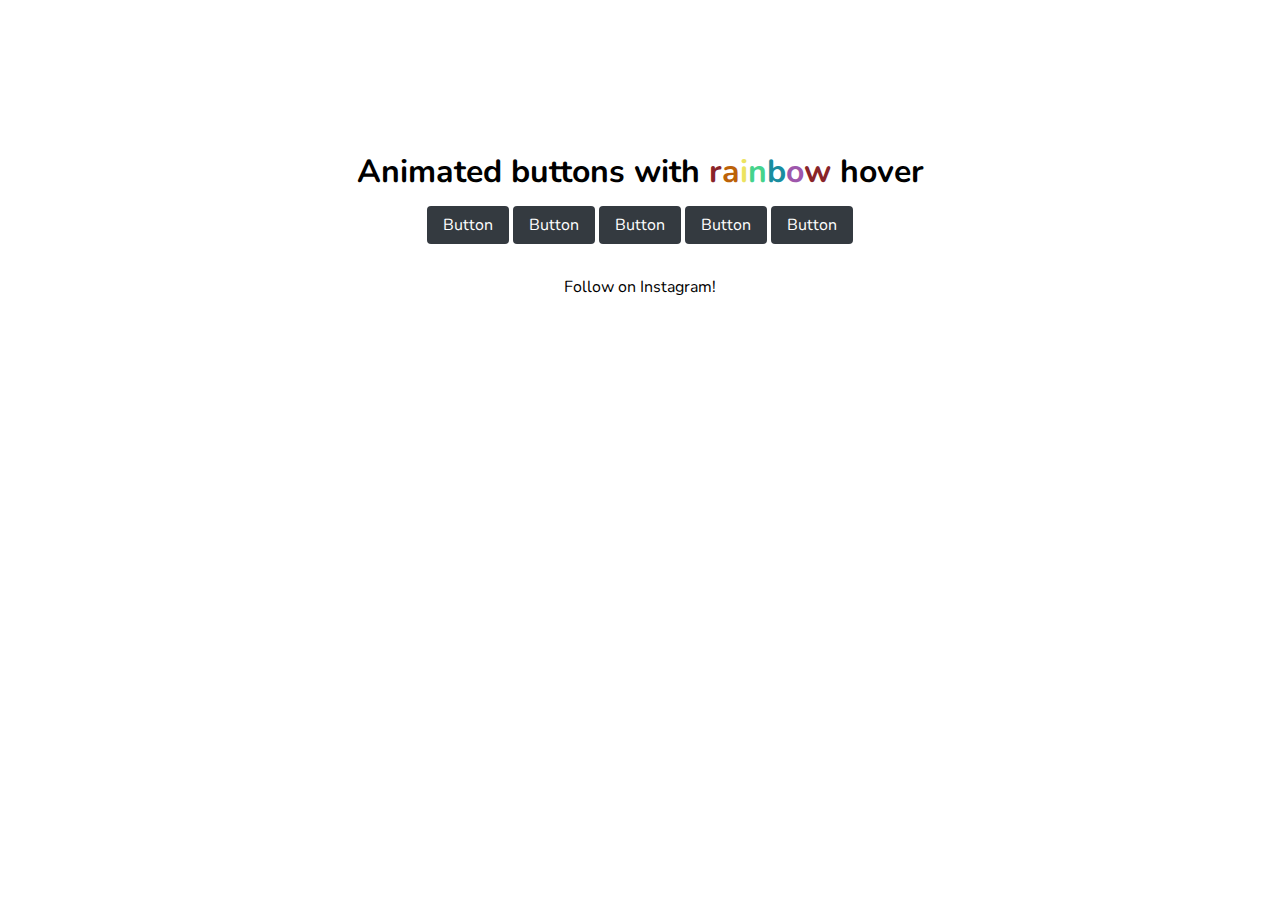
<file: button#1/index.html>
<!DOCTYPE html>
<html lang="en">
    <head>
        <meta charset="utf-8">
        <meta http-equiv="X-UA-Compatible" content="IE=edge">
        <meta name="viewport" content="width=device-width, initial-scale=1">
        <title>Animated Button</title>
        <link rel="stylesheet" href="styles.css">
        </head>
    <body>
        <div class="container text-center">
            <h1 class=""> Animated buttons with 
              <span class="a">r</span><span class="b">a</span><span class="c">i</span><span class="d">n</span><span class="e">b</span><span class="f">o</span><span class="a">w</span> hover </h1>
            <a class="rainbow rainbow-1">Button<a/>
            <a class="rainbow rainbow-2">Button<a/>
            <a class="rainbow rainbow-3">Button<a/>
            <a class="rainbow rainbow-4">Button<a/>
            <a class="rainbow rainbow-5">Button<a/>
              
              <div class="follow">
              <a class="rainbow-4" href="https://www.instagram.com/manuelaschrittwieser3/">Follow on Instagram!<a/>
          </div>
              
        </body>
        </html>
</file>
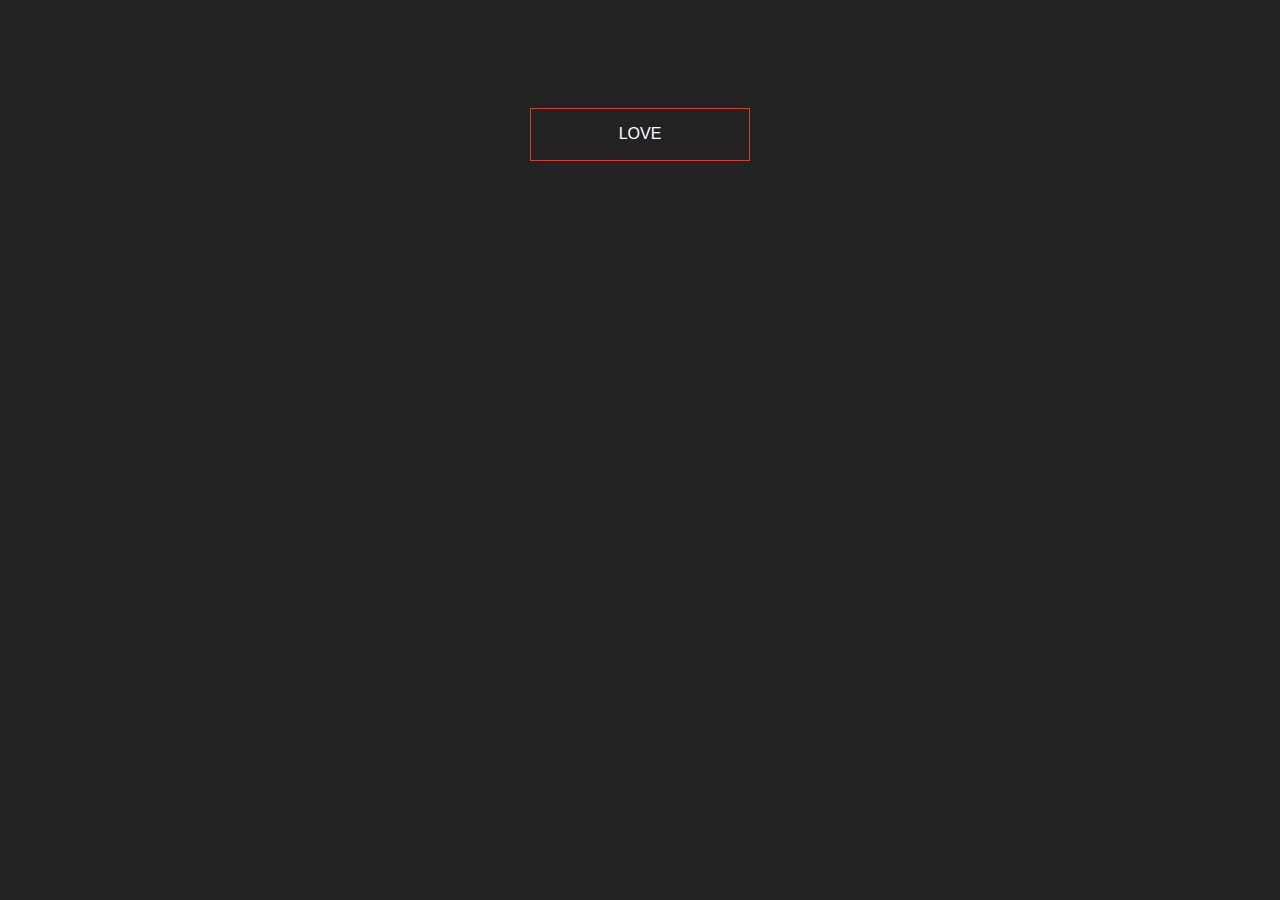
<file: button#2/index.html>
<!DOCTYPE html>
<html lang="en">
    <head>
      <title>Animated Button</title>
      <meta charset="UTF-8">
      <meta name="viewport" content="width=device-width, initial-scale=1.0">
      <link rel="stylesheet" href="styles.css">
   </head>
   <body>
    <div class="css-button">
        <p class="css-button-text">LOVE</p>
        <div class="css-button-inner">
          <div class="reset-skew">
            <p class="css-button-inner-text">LOVE</p>
          </div>
        </div>
      </div>
   </body>

</html>
</file>
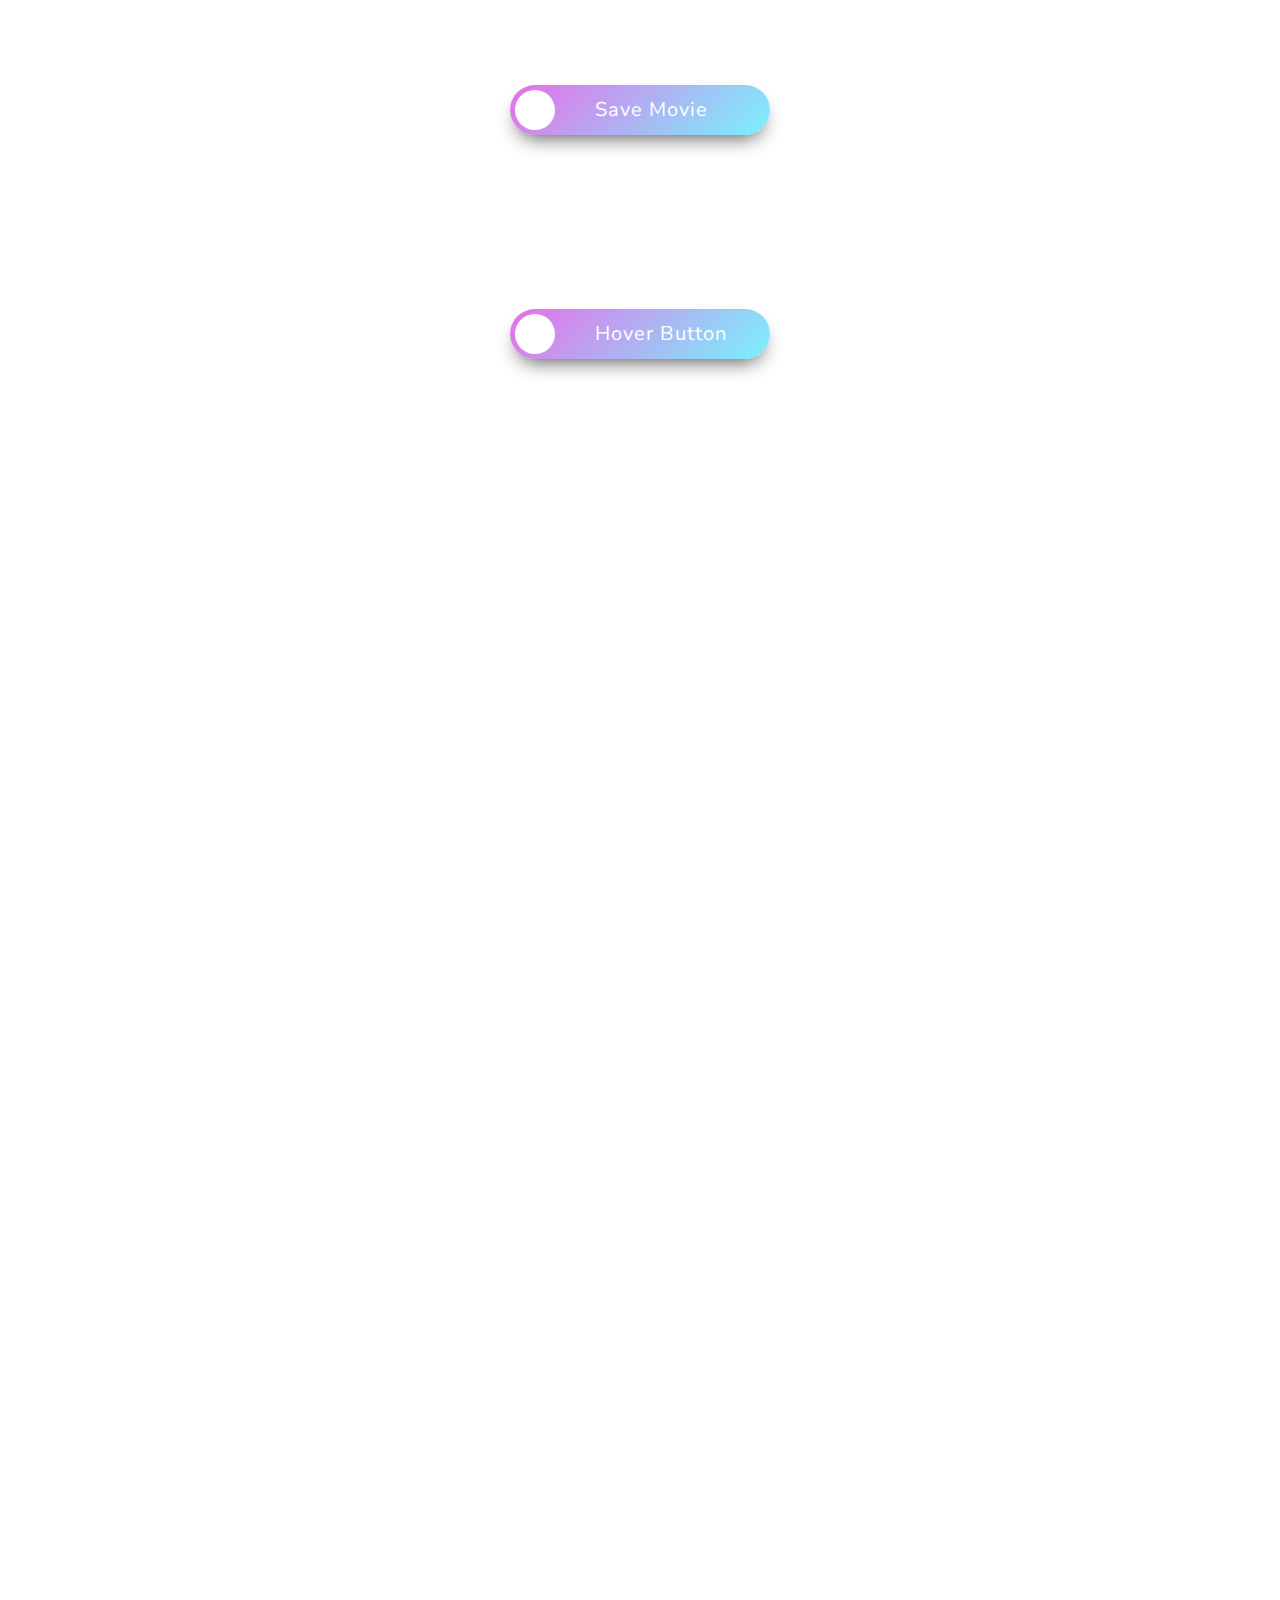
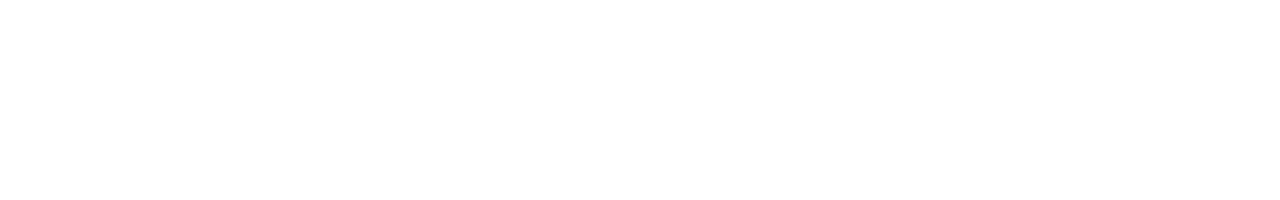
<file: button#3/index.html>
<!DOCTYPE html>
<html lang="en">
    <head>
        <meta charset="utf-8">
        <meta http-equiv="X-UA-Compatible" content="IE=edge">
        <meta name="viewport" content="width=device-width, initial-scale=1">
        <title>Animated Button</title>
        <link rel="stylesheet" href="styles.css">
    </head>
     <body>
        <section class="background-img">
        <div id="wrap">
        <div> 
            <a class="btn-slide" href="#" >
                <span class="circle">
                  <i class=""></i>        
                </span>
              
                <span class="title">Save Movie</span>
                <span class="title title-hover">720p HD</span>
               </a> </div>
              
             <div> <a class="btn-slide" href="#" >
                <span class="circle">
                  <i class=""></i>
                </span>
               
                <span class="title" > Hover Button</span>
                <span class="title title-hover">Download Now</span>
               </a> </div>
              </div>
             <section>
          </body>
   </html>
</file>
<file: button#1/styles.css>
@import url('https://fonts.googleapis.com/css?family=Nunito:400,600,700');

body{
  font-family: 'Nunito', sans-serif;
}

.a{color: #892429}
.b{color: #bc6208}
.c{color: #ece360}
.d{color: #45d38c}
.e{color: #198d9f}
.f{color:  #9e57ac}


.container{
  margin-top: 150px;
}

.text-center {
  text-align: center;
}

.rainbow{
  background-color: #343A40;
  border-radius: 4px;  
  color: #fff;
  cursor: pointer;
  padding: 8px 16px;
  
}

.rainbow-1:hover{
   background-image: linear-gradient(90deg, #00C0FF 0%, #FFCF00 49%, #FC4F4F 80%, #00C0FF 100%);
   animation:slidebg 5s linear infinite;
}

.rainbow-2:hover{
  background-image: linear-gradient(to right, red, orange, yellow, green, blue, indigo, violet, red);
  animation:slidebg 2s linear infinite;
}

.rainbow-3:hover{
  background-image: linear-gradient(to right, red, orange, yellow, green, blue, indigo, red);
  animation:slidebg 2s linear infinite;
}

.rainbow-4:hover{
   background-image:     linear-gradient(
      to right, 
      #d41721,
      #d58432, 
      #ebe04f,
      #166f42,
      #33b7cb,
      #711084
    );
  animation:slidebg 2s linear infinite;
}


.rainbow-5:hover{
   background-image:     linear-gradient(
      to right, 
      #a32127,
      #a71f26 16.65%,
      #e29548 16.65%,
      #f47d07 33.3%,
      #d4c934 33.3%,
      #aba114 49.95%,
      #229e60 49.95%,
      #11693d 66.6%,
      #39cae0 66.6%,
      #1c8fa1 83.25%,
      #ac50be 83.25%,
      #621970 100%,
      #c62f37 100%
     
     
     
    );
  animation:slidebg 2s linear infinite;
}


@keyframes slidebg {
  to {
    background-position:20vw;
  }
}

.follow{
  margin-top: 40px;
}

.follow a{
  color: black;
  padding: 8px 16px;
  text-decoration: none;
}
</file>
<file: button#2/styles.css>
body {
    font-family: Arial;
    text-align: center;
    padding-top: 100px;
    background-color: #232323;
  }
  
  .css-button {
    border: 1px solid #d5402b;
    height: 51px;
    width: 218px;
    position: relative;
    margin: auto;
    overflow: hidden;
    cursor: pointer;
    color: #fff;
  }
  
  p.css-button-text {
    width: 100%;
    position: absolute;
  }
  
  .css-button-inner {
    height: 51px;
    width: 265px;
    position: relative;
    left: -4px;
    top: -1px;
    border: 1px solid #d5402b;
    background-color: #d5402b;
    text-align: center;
    -webkit-transform: skew(-42deg) translate(300px,0);
    -moz-transform: skew(-42deg) translate(300px,0);
    -o-transform: skew(-42deg) translate(300px,0);
    transform: skew(-42deg) translate(300px,0);
    -webkit-animation-name: buttonx-out;
    -webkit-animation-duration: .6s;
    -webkit-animation-iteration-count: 1;
    -webkit-animation-timing-function: cubic-bezier(0.19, 1, 0.22, 1);
    -moz-animation-name: buttonx-out;
    -moz-animation-duration: .6s;
    -moz-animation-iteration-count: 1;
    -moz-animation-timing-function: cubic-bezier(0.19, 1, 0.22, 1);
    animation-name: buttonx-out;
    animation-duration: .6s;
    animation-iteration-count: 1;
    animation-timing-function: cubic-bezier(0.19, 1, 0.22, 1);
  }
  
  .reset-skew {
    -moz-transform: skew(40deg);
    -o-transform: skew(40deg);
    transform: skew(40deg);
  }
  
  .css-button:hover > .css-button-inner {
    -webkit-animation-name: buttonx-in;
    -webkit-animation-duration: .5s;
    -webkit-animation-iteration-count: 1;
    -webkit-animation-timing-function: cubic-bezier(0.19, 1, 0.22, 1);
    -moz-animation-name: buttonx-in;
    -moz-animation-duration: .5s;
    -moz-animation-iteration-count: 1;
    -moz-animation-timing-function: cubic-bezier(0.19, 1, 0.22, 1);
    animation-name: buttonx-in;
    animation-duration: .5s;
    animation-iteration-count: 1;
    animation-timing-function: cubic-bezier(0.19, 1, 0.22, 1);
    -moz-transform: skew(-42deg) translate(-20px, -0px);
    -o-transform: skew(-42deg) translate(-20px, -0px);
    transform: skew(-42deg) translate(-20px, -0px);
  }
  
  @keyframes buttonx-in {
      from {transform:skew(-42deg) translate(-300px, 0);}
      to {transform:skew(-42deg) translate(-20px, -0px);}    
  }
  
  @keyframes buttonx-out {
      from {transform: skew(-42deg) translate(0, 0);}
      to {transform: skew(-42deg) translate(300px, -0px);}
  }
  
  @-webkit-keyframes buttonx-in {
      from {transform:skew(-42deg) translate(-300px, 0);}
      to {transform:skew(-42deg) translate(-20px, -0px);}    
  }
  
  @-webkit-keyframes buttonx-out {
      from {transform: skew(-42deg) translate(0, 0);}
      to {transform: skew(-42deg) translate(300px, -0px);}
  }
</file>
<file: button#3/styles.css>
@import url('https://fonts.googleapis.com/css2?family=Nunito+Sans:wght@400;600&display=swap');

* { margin: 0; padding: 0; box-sizing: border-box; }

.background-img { 
    background: url(https://res.cloudinary.com/damqsjjsn/image/upload/v1641672204/landscapewLight_wdbhno.png)
    no-repeat center center fixed;
  -webkit-background-size: cover;
  -moz-background-size: cover;
  -o-background-size: cover;
  background-size: cover;
  height: 200vh;
}

#wrap {
  text-align: center; 
  z-index: 10;
  }



.fa { font-size: 19px; width: 20px; }

.btn-slide { 
    position: relative;
    display: inline-block; 
    height: 50px;
    width: 260px;
    line-height: 50px;
    margin: 85px 0;
    padding: 0px;
    border-radius: 25px;
    box-shadow: 0 10px 20px -8px rgba(0, 0, 0,0.7);
    background: linear-gradient(135deg, #e570e7 0%,#79f1fc 100%);
        }
        
.btn-slide:active { 
    box-shadow: 0 8px 16px -8px rgba(0, 0, 0,0.7);
    -webkit-transform: scale(0.98);
    transform: scale(0.96); }
    
.btn-slide:hover { 
    background: linear-gradient(-135deg, #e570e7 0%,#79f1fc 100%); }
        
.btn-slide span.circle { 
    display: block;
    background-color: #fff;
    color: #e570e7;
    position: absolute;
    margin: 5px;
    height: 40px; 
    width: 40px;
    top: 0; left: 0;
    border-radius: 50%;
    transition: all 1.5s ease;
 }
        
.btn-slide:hover span.circle { 
    left: 100%;
    margin-left: -45px;
    background-color: #fff;
    color: #79f1fc; }
        
.btn-slide span.title { 
    font-family: 'Nunito Sans';
    position: absolute;
    left: 85px;
    font-size: 20px;
    letter-spacing: 1px;
    color: #fff;
    transition: all 1.5s linear; 
 }
        
.btn-slide span.title-hover { opacity: 0;}
.btn-slide:hover span.title { opacity: 0; }
.btn-slide:hover span.title-hover { opacity: 1; left: 60px; }   
    
@media (max-width: 540px) {
  h1 { font-size: 36px; }
  p { font-size: 20px; }
  
  .btn-slide { width: 240px; }
}
</file>
